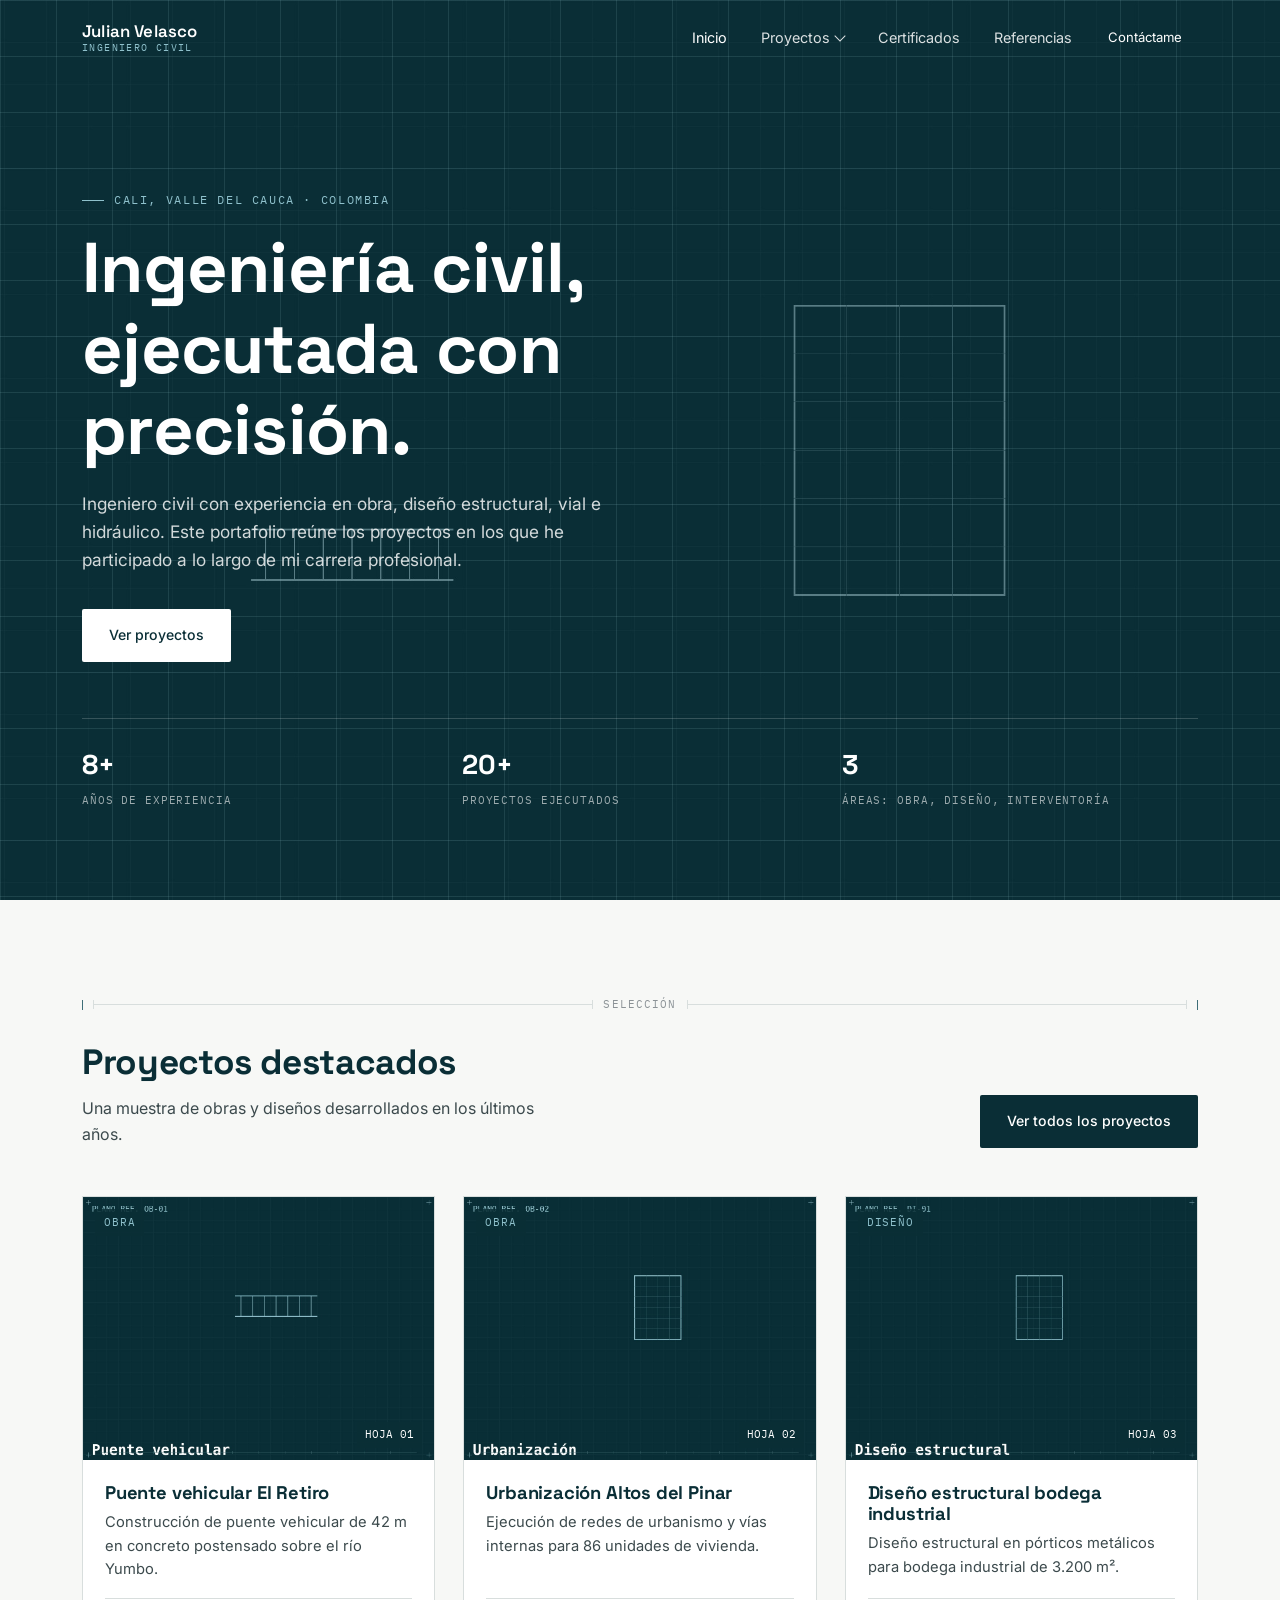
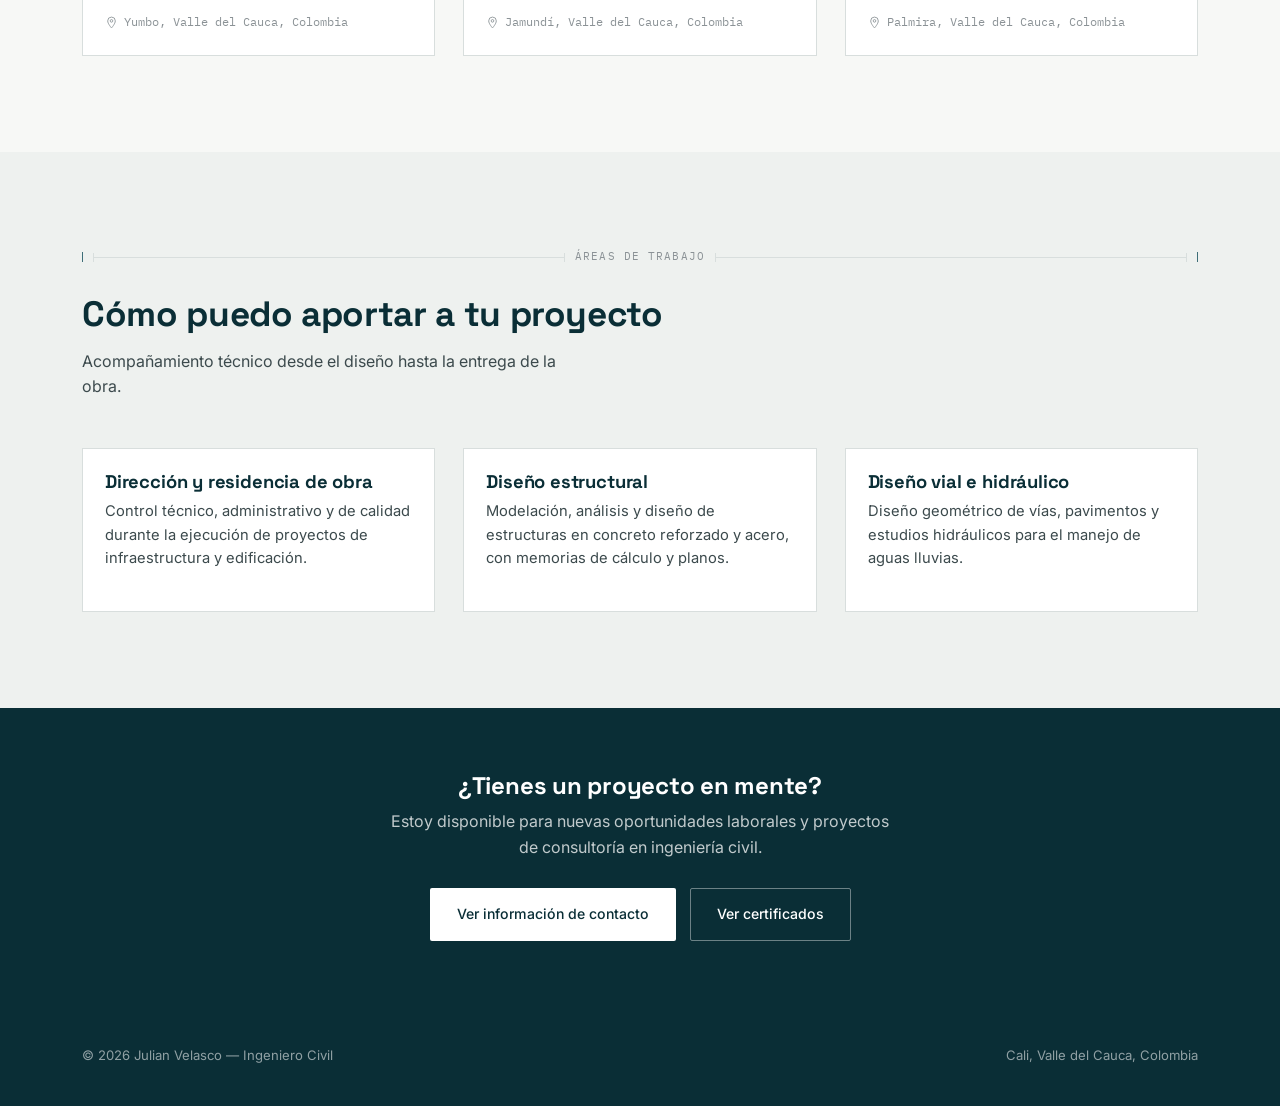
<file: portfolio-site/index.html>
<!DOCTYPE html>
<html lang="es">
<head>
<meta charset="UTF-8">
<meta name="viewport" content="width=device-width, initial-scale=1.0">
<title>Julian Velasco — Ingeniero Civil</title>
<meta name="description" content="Portafolio profesional de ingeniería civil: proyectos de obra, diseño estructural, vial e hidráulico.">
<link rel="preconnect" href="https://fonts.googleapis.com">
<link href="https://fonts.googleapis.com/css2?family=Space+Grotesk:wght@500;600;700&family=Inter:wght@400;500;600&family=IBM+Plex+Mono:wght@400;500&display=swap" rel="stylesheet">
<link rel="stylesheet" href="css/style.css">
</head>
<body>

<nav class="nav">
  <div class="nav-inner">
    <a href="index.html" class="brand">Julian Velasco<small>Ingeniero Civil</small></a>
    <button class="nav-toggle" aria-label="Abrir menú"><span></span><span></span><span></span></button>
    <ul class="nav-links">
      <li><a href="index.html" class="active">Inicio</a></li>
      <li class="has-dropdown">
        <button class="drop-btn">Proyectos <span class="caret"></span></button>
        <ul class="dropdown">
          <li><a href="proyectos.html">Todos los proyectos</a></li>
          <li><a href="proyectos.html?cat=obra">Obra</a></li>
          <li><a href="proyectos.html?cat=diseno">Diseños</a></li>
        </ul>
      </li>
      <li><a href="certificados.html">Certificados</a></li>
      <li><a href="contacto.html">Referencias</a></li>
      <li><a href="contacto.html#contacto" class="nav-cta">Contáctame</a></li>
    </ul>
  </div>
</nav>

<header class="hero">
  <img class="hero-photo" src="assets/img/hero.jpg" alt="Obra civil en construcción">
  <div class="hero-grid"></div>
  <div class="hero-inner">
    <div class="eyebrow">Cali, Valle del Cauca · Colombia</div>
    <h1>Ingeniería civil, ejecutada con precisión.</h1>
    <p class="lead">Ingeniero civil con experiencia en obra, diseño estructural, vial e hidráulico. Este portafolio reúne los proyectos en los que he participado a lo largo de mi carrera profesional.</p>
    <div class="hero-actions">
      <a href="proyectos.html" class="btn btn-primary">Ver proyectos</a>
      
    </div>
    <div class="hero-stats">
      <div class="stat"><b>8+</b><span>Años de experiencia</span></div>
      <div class="stat"><b>20+</b><span>Proyectos ejecutados</span></div>
      <div class="stat"><b>3</b><span>Áreas: obra, diseño, interventoría</span></div>
      
    </div>
  </div>
</header>

<section id="proyectos">
  <div class="container">
    <div class="dimline"><span class="tick"></span><span class="rule"></span><span class="label">Selección</span><span class="rule"></span><span class="tick"></span></div>
    <div class="section-head">
      <div>
        <h2>Proyectos destacados</h2>
        <p>Una muestra de obras y diseños desarrollados en los últimos años.</p>
      </div>
      <a href="proyectos.html" class="btn btn-dark">Ver todos los proyectos</a>
    </div>
    <div class="grid-projects" id="featured-projects"></div>
  </div>
</section>

<section style="background:var(--paper-dim);">
  <div class="container">
    <div class="dimline"><span class="tick"></span><span class="rule"></span><span class="label">Áreas de trabajo</span><span class="rule"></span><span class="tick"></span></div>
    <div class="section-head">
      <div>
        <h2>Cómo puedo aportar a tu proyecto</h2>
        <p>Acompañamiento técnico desde el diseño hasta la entrega de la obra.</p>
      </div>
    </div>
    <div class="grid-projects">
      <div class="sheet-card" style="cursor:default;">
        <div class="sheet-body">
          <h3>Dirección y residencia de obra</h3>
          <p>Control técnico, administrativo y de calidad durante la ejecución de proyectos de infraestructura y edificación.</p>
        </div>
      </div>
      <div class="sheet-card" style="cursor:default;">
        <div class="sheet-body">
          <h3>Diseño estructural</h3>
          <p>Modelación, análisis y diseño de estructuras en concreto reforzado y acero, con memorias de cálculo y planos.</p>
        </div>
      </div>
      <div class="sheet-card" style="cursor:default;">
        <div class="sheet-body">
          <h3>Diseño vial e hidráulico</h3>
          <p>Diseño geométrico de vías, pavimentos y estudios hidráulicos para el manejo de aguas lluvias.</p>
        </div>
      </div>
    </div>
  </div>
</section>

<section class="contact-cta">
  <div class="container">
    <h2>¿Tienes un proyecto en mente?</h2>
    <p>Estoy disponible para nuevas oportunidades laborales y proyectos de consultoría en ingeniería civil.</p>
    <div class="contact-links">
      <a href="contacto.html#contacto" class="btn btn-primary">Ver información de contacto</a>
      <a href="certificados.html" class="btn btn-ghost">Ver certificados</a>
    </div>
  </div>
</section>

<footer>
  <div class="container footer-inner">
    <span>© <span id="year"></span> Julian Velasco — Ingeniero Civil</span>
    <span>Cali, Valle del Cauca, Colombia</span>
  </div>
</footer>

<script src="js/data.js"></script>
<script src="js/main.js"></script>
</body>
</html>
</file>
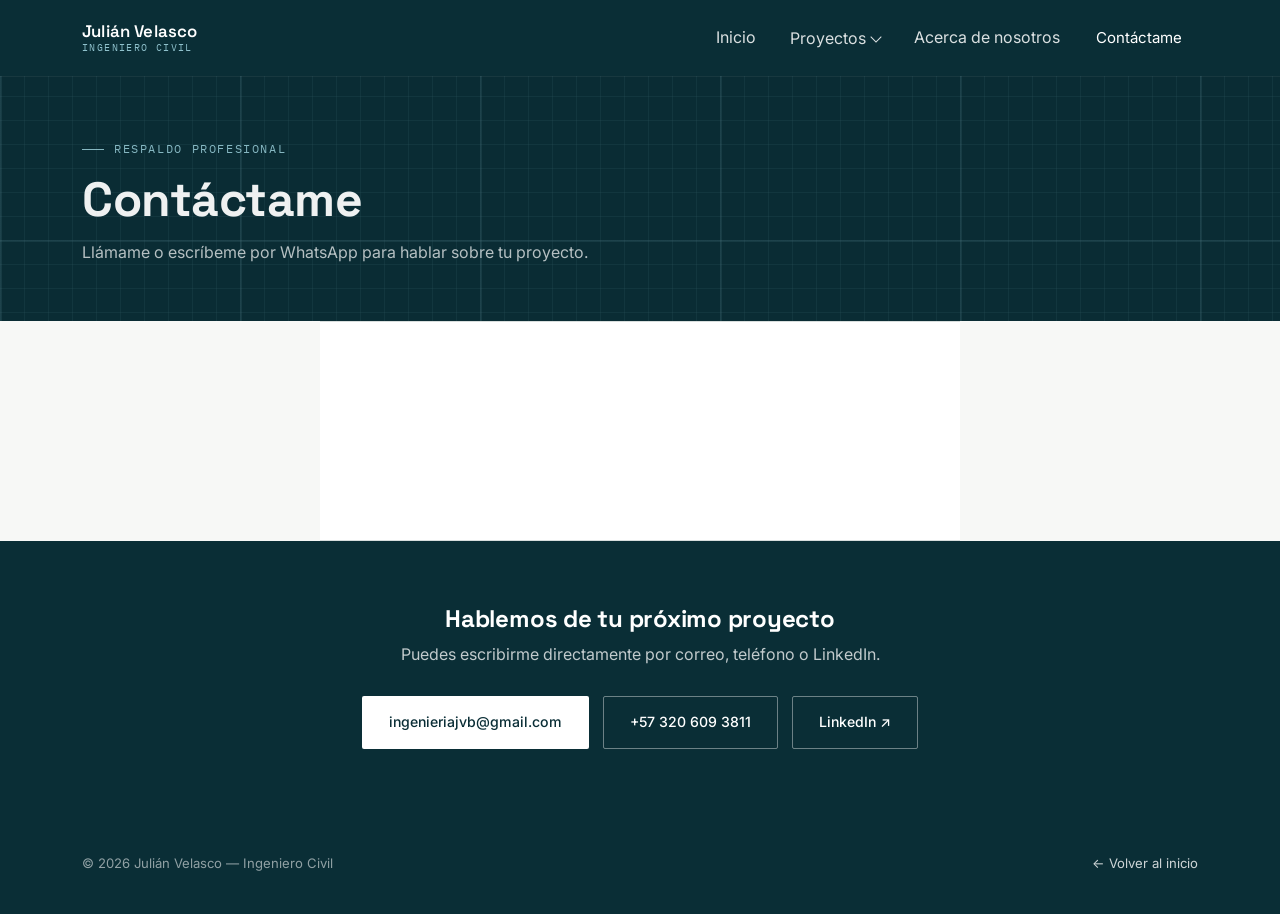
<file: contacto.html>
<!DOCTYPE html>
<html lang="es">
<head>
<meta charset="UTF-8">
<meta name="viewport" content="width=device-width, initial-scale=1.0">
<title>Contacto y referencias — Julián Velasco</title>
<link rel="icon" type="image/png" href="assets/favicon.png">
<link rel="preconnect" href="https://fonts.googleapis.com">
<link href="https://fonts.googleapis.com/css2?family=Space+Grotesk:wght@500;600;700&family=Inter:wght@400;500;600&family=IBM+Plex+Mono:wght@400;500&display=swap" rel="stylesheet">
<link rel="stylesheet" href="css/style.css">
</head>
<body>

<nav class="nav solid">
  <div class="nav-inner">
    <a href="index.html" class="brand">Julián Velasco<small>Ingeniero Civil</small></a>
    <button class="nav-toggle" aria-label="Abrir menú"><span></span><span></span><span></span></button>
    <ul class="nav-links">
      <li><a href="index.html">Inicio</a></li>
      <li class="has-dropdown">
        <button class="drop-btn">Proyectos <span class="caret"></span></button>
        <ul class="dropdown">
          <li><a href="proyectos.html">Todos los proyectos</a></li>
          <li><a href="proyectos.html?cat=obra">Obra</a></li>
          <li><a href="proyectos.html?cat=diseno">Diseños</a></li>
        </ul>
      </li>
      <li><a href="index.html#acerca">Acerca de nosotros</a></li>
      <li><a href="contacto.html#contacto" class="nav-cta">Contáctame</a></li>
    </ul>
  </div>
</nav>

<header class="page-header">
  <div class="hero-grid"></div>
  <div class="container">
    <div class="eyebrow">Respaldo profesional</div>
    <h1>Contáctame</h1>
    <p>Llámame o escríbeme por WhatsApp para hablar sobre tu proyecto.</p>
  </div>
</header>

<section class="contact-summary" aria-label="Separador de contacto"></section>

<section class="contact-cta" id="contacto">
  <div class="container">
    <h2>Hablemos de tu próximo proyecto</h2>
    <p>Puedes escribirme directamente por correo, teléfono o LinkedIn.</p>
    <div class="contact-links">
      <a id="contact-email" href="mailto:ingenieriajvb@gmail.com" class="btn btn-primary">ingenieriajvb@gmail.com ↗</a>
      <a id="contact-phone" href="https://wa.me/573206093811?text=Hola%20Juli%C3%A1n%2C%20quiero%20hablar%20sobre%20un%20proyecto." class="btn btn-ghost">+57 320 609 3811 ↗</a>
      <a id="contact-linkedin" href="https://www.linkedin.com/in/tu-usuario" class="btn btn-ghost" target="_blank" rel="noopener">LinkedIn ↗</a>
    </div>
  </div>
</section>

<footer>
  <div class="container footer-inner">
    <span>© <span id="year"></span> Julián Velasco — Ingeniero Civil</span>
    <a href="index.html">← Volver al inicio</a>
  </div>
</footer>

<script src="js/data.js"></script>
<script src="js/main.js?v=20261015-3"></script>
</body>
</html>
</file>
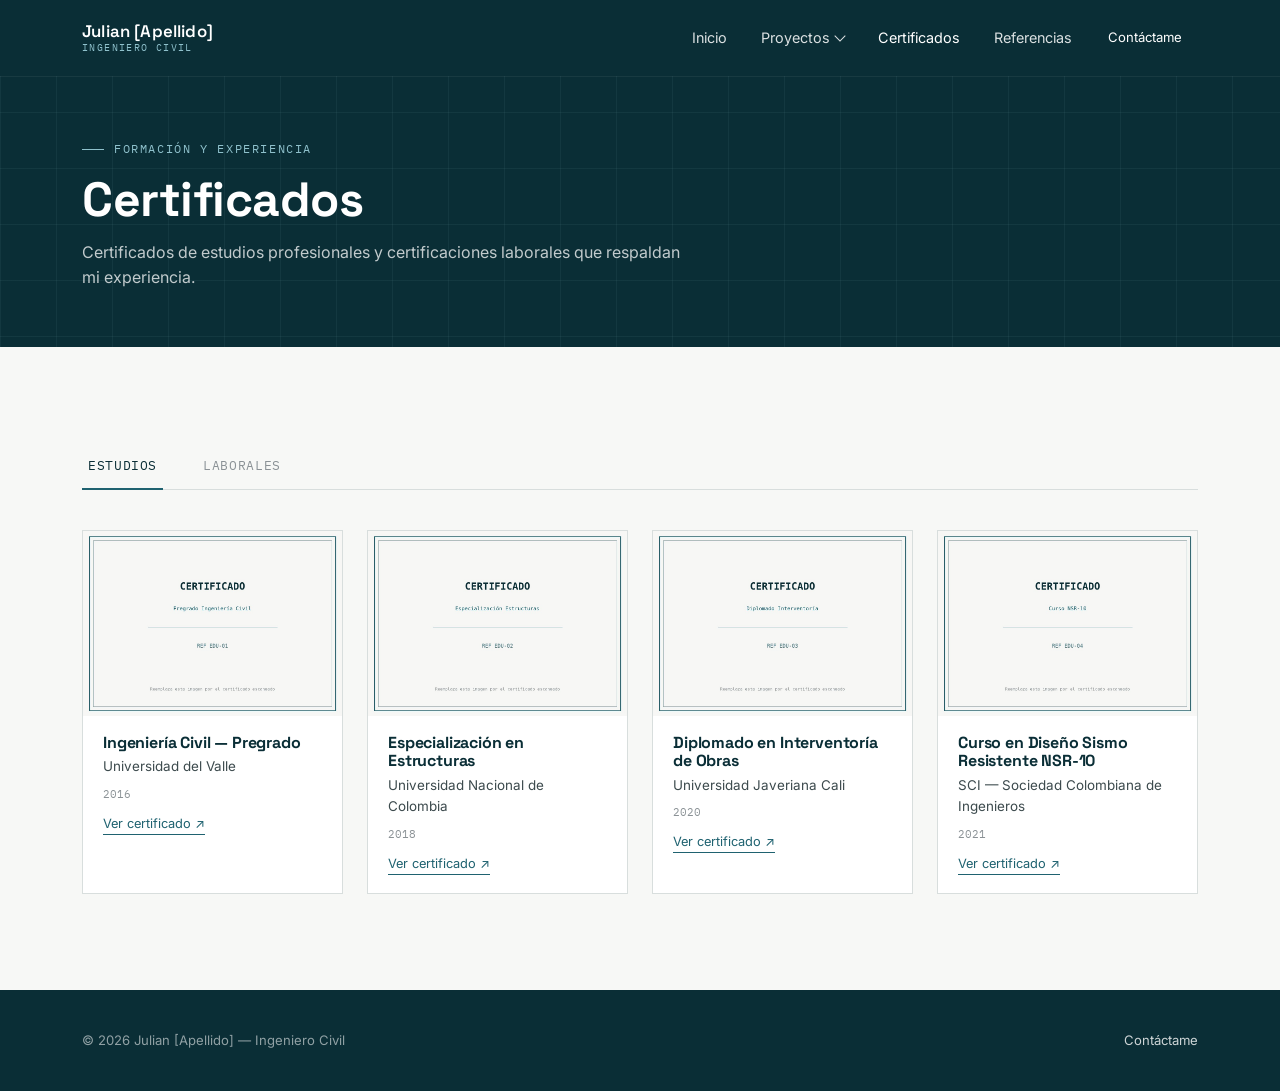
<file: portfolio-site/certificados.html>
<!DOCTYPE html>
<html lang="es">
<head>
<meta charset="UTF-8">
<meta name="viewport" content="width=device-width, initial-scale=1.0">
<title>Certificados — Julian [Apellido]</title>
<link rel="preconnect" href="https://fonts.googleapis.com">
<link href="https://fonts.googleapis.com/css2?family=Space+Grotesk:wght@500;600;700&family=Inter:wght@400;500;600&family=IBM+Plex+Mono:wght@400;500&display=swap" rel="stylesheet">
<link rel="stylesheet" href="css/style.css">
</head>
<body>

<nav class="nav solid">
  <div class="nav-inner">
    <a href="index.html" class="brand">Julian [Apellido]<small>Ingeniero Civil</small></a>
    <button class="nav-toggle" aria-label="Abrir menú"><span></span><span></span><span></span></button>
    <ul class="nav-links">
      <li><a href="index.html">Inicio</a></li>
      <li class="has-dropdown">
        <button class="drop-btn">Proyectos <span class="caret"></span></button>
        <ul class="dropdown">
          <li><a href="proyectos.html">Todos los proyectos</a></li>
          <li><a href="proyectos.html?cat=obra">Obra</a></li>
          <li><a href="proyectos.html?cat=diseno">Diseños</a></li>
        </ul>
      </li>
      <li><a href="certificados.html" class="active">Certificados</a></li>
      <li><a href="contacto.html">Referencias</a></li>
      <li><a href="contacto.html#contacto" class="nav-cta">Contáctame</a></li>
    </ul>
  </div>
</nav>

<header class="page-header">
  <div class="hero-grid"></div>
  <div class="container">
    <div class="eyebrow">Formación y experiencia</div>
    <h1>Certificados</h1>
    <p>Certificados de estudios profesionales y certificaciones laborales que respaldan mi experiencia.</p>
  </div>
</header>

<section>
  <div class="container">
    <div class="cert-tabs">
      <button class="cert-tab-btn active" data-target="panel-estudios">Estudios</button>
      <button class="cert-tab-btn" data-target="panel-laborales">Laborales</button>
    </div>

    <div class="cert-panel active" id="panel-estudios">
      <div class="grid-certs" id="cert-estudios"></div>
    </div>

    <div class="cert-panel" id="panel-laborales">
      <div class="grid-certs" id="cert-laborales"></div>
    </div>
  </div>
</section>

<footer>
  <div class="container footer-inner">
    <span>© <span id="year"></span> Julian [Apellido] — Ingeniero Civil</span>
    <a href="contacto.html#contacto">Contáctame</a>
  </div>
</footer>

<script src="js/data.js"></script>
<script src="js/main.js"></script>
</body>
</html>
</file>
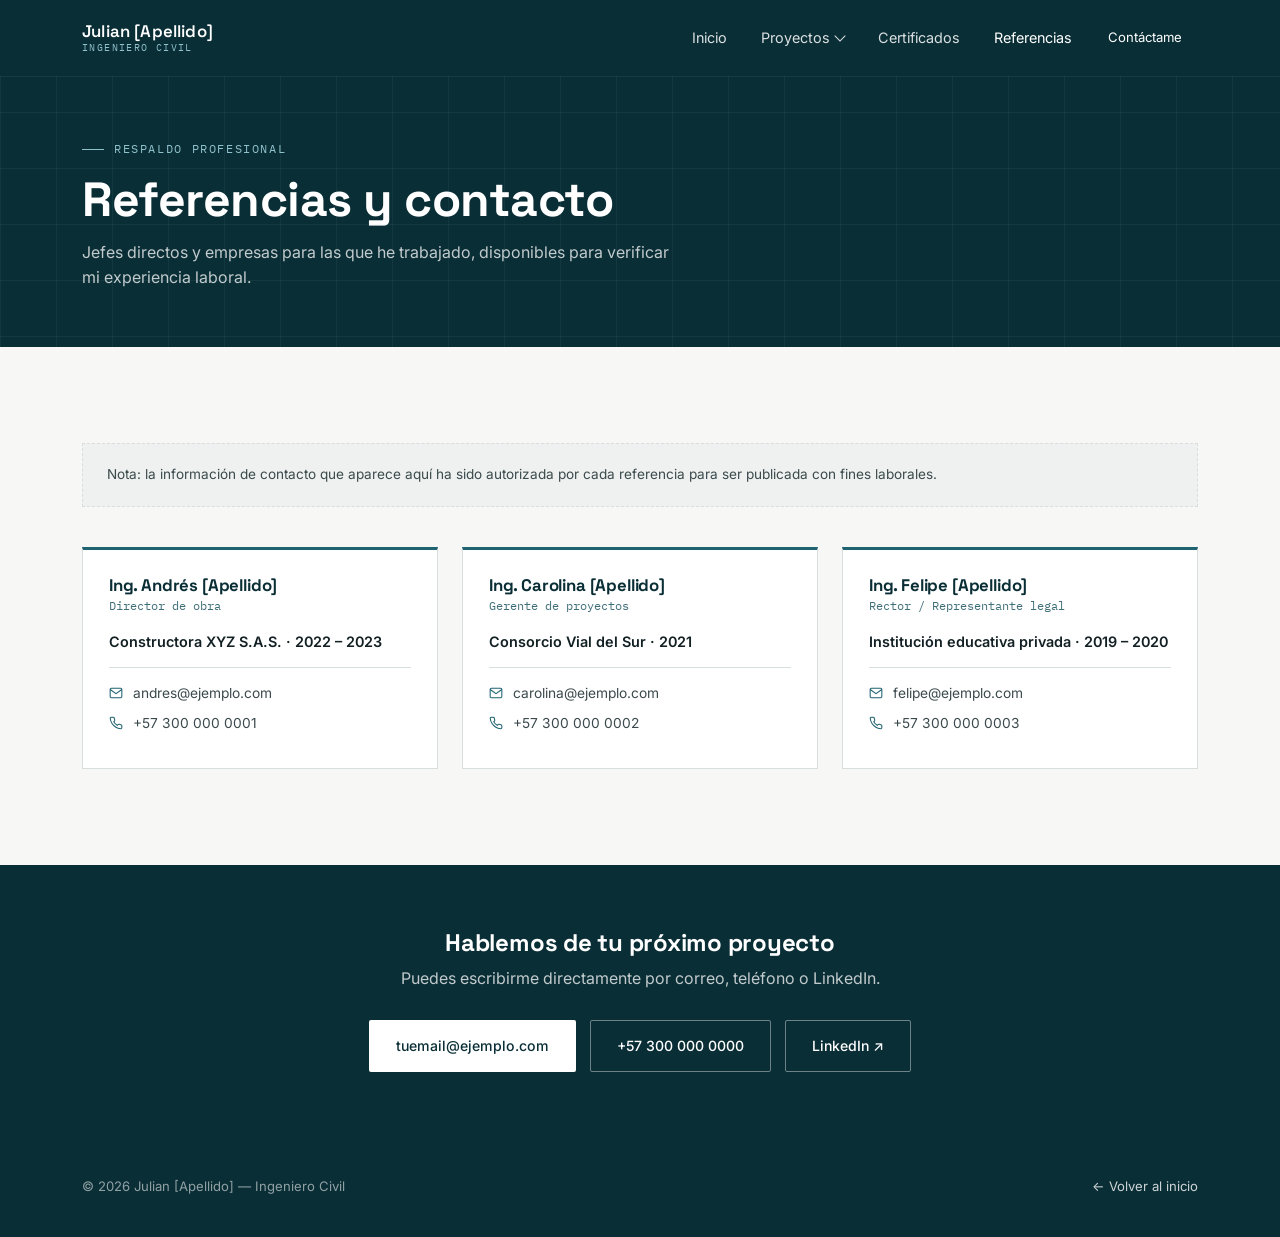
<file: portfolio-site/contacto.html>
<!DOCTYPE html>
<html lang="es">
<head>
<meta charset="UTF-8">
<meta name="viewport" content="width=device-width, initial-scale=1.0">
<title>Contacto y referencias — Julian [Apellido]</title>
<link rel="preconnect" href="https://fonts.googleapis.com">
<link href="https://fonts.googleapis.com/css2?family=Space+Grotesk:wght@500;600;700&family=Inter:wght@400;500;600&family=IBM+Plex+Mono:wght@400;500&display=swap" rel="stylesheet">
<link rel="stylesheet" href="css/style.css">
</head>
<body>

<nav class="nav solid">
  <div class="nav-inner">
    <a href="index.html" class="brand">Julian [Apellido]<small>Ingeniero Civil</small></a>
    <button class="nav-toggle" aria-label="Abrir menú"><span></span><span></span><span></span></button>
    <ul class="nav-links">
      <li><a href="index.html">Inicio</a></li>
      <li class="has-dropdown">
        <button class="drop-btn">Proyectos <span class="caret"></span></button>
        <ul class="dropdown">
          <li><a href="proyectos.html">Todos los proyectos</a></li>
          <li><a href="proyectos.html?cat=obra">Obra</a></li>
          <li><a href="proyectos.html?cat=diseno">Diseños</a></li>
        </ul>
      </li>
      <li><a href="certificados.html">Certificados</a></li>
      <li><a href="contacto.html" class="active">Referencias</a></li>
      <li><a href="contacto.html#contacto" class="nav-cta">Contáctame</a></li>
    </ul>
  </div>
</nav>

<header class="page-header">
  <div class="hero-grid"></div>
  <div class="container">
    <div class="eyebrow">Respaldo profesional</div>
    <h1>Referencias y contacto</h1>
    <p>Jefes directos y empresas para las que he trabajado, disponibles para verificar mi experiencia laboral.</p>
  </div>
</header>

<section>
  <div class="container">
    <div class="ref-note">
      Nota: la información de contacto que aparece aquí ha sido autorizada por cada referencia para ser publicada con fines laborales.
    </div>
    <div class="grid-refs" id="refs-grid"></div>
  </div>
</section>

<section class="contact-cta" id="contacto">
  <div class="container">
    <h2>Hablemos de tu próximo proyecto</h2>
    <p>Puedes escribirme directamente por correo, teléfono o LinkedIn.</p>
    <div class="contact-links">
      <a href="mailto:tuemail@ejemplo.com" class="btn btn-primary">tuemail@ejemplo.com</a>
      <a href="tel:+573000000000" class="btn btn-ghost">+57 300 000 0000</a>
      <a href="https://www.linkedin.com/in/tu-usuario" class="btn btn-ghost" target="_blank" rel="noopener">LinkedIn ↗</a>
    </div>
  </div>
</section>

<footer>
  <div class="container footer-inner">
    <span>© <span id="year"></span> Julian [Apellido] — Ingeniero Civil</span>
    <a href="index.html">← Volver al inicio</a>
  </div>
</footer>

<script src="js/data.js"></script>
<script src="js/main.js"></script>
</body>
</html>
</file>
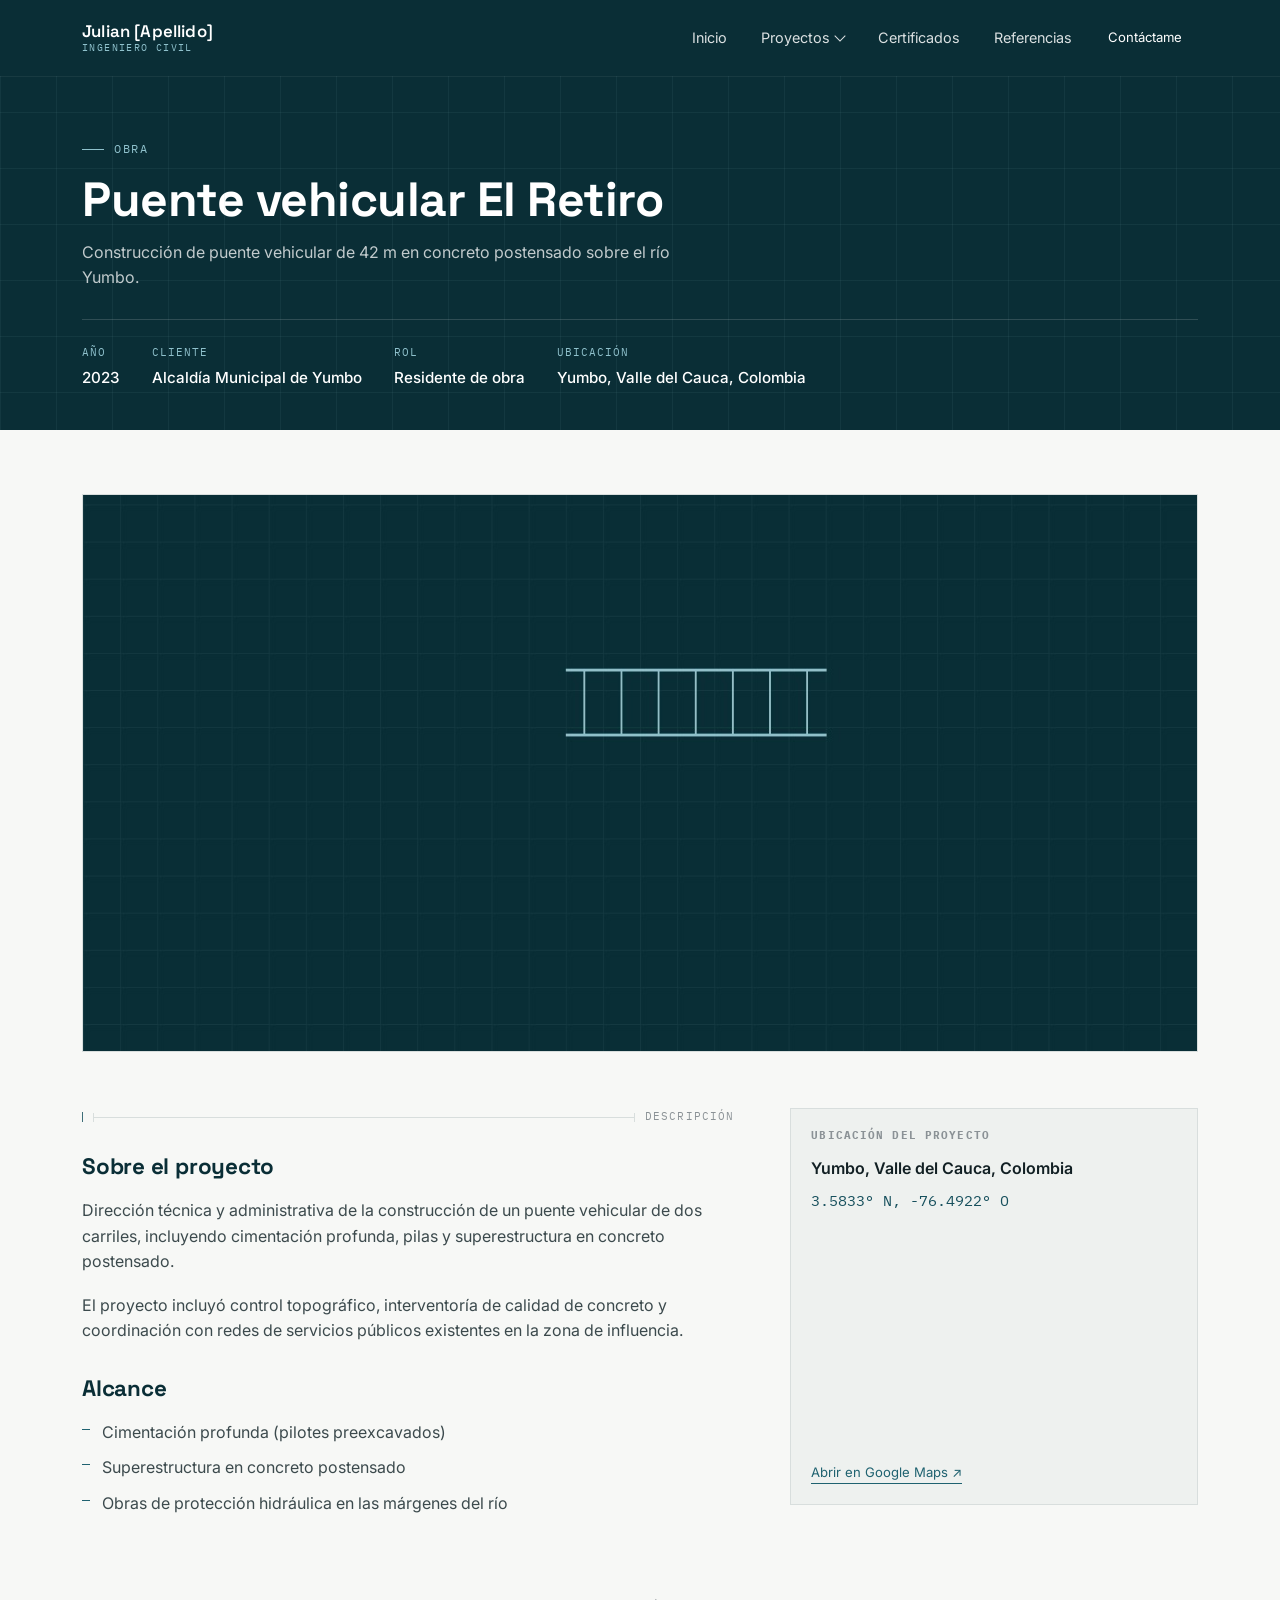
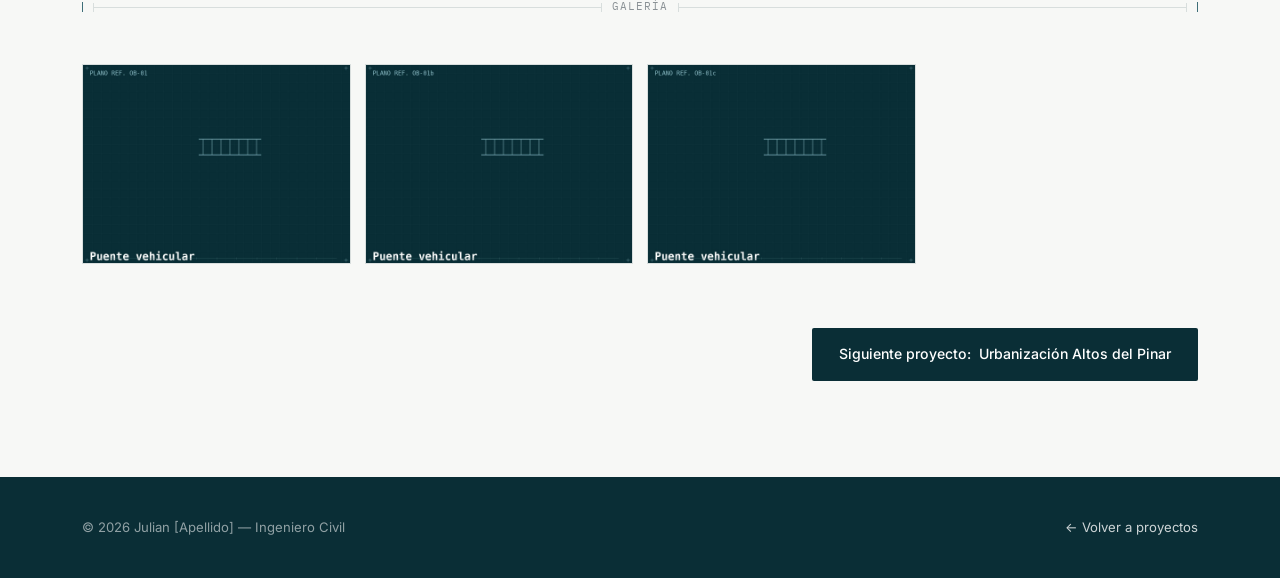
<file: portfolio-site/proyecto.html>
<!DOCTYPE html>
<html lang="es">
<head>
<meta charset="UTF-8">
<meta name="viewport" content="width=device-width, initial-scale=1.0">
<title>Proyecto — Julian [Apellido]</title>
<link rel="preconnect" href="https://fonts.googleapis.com">
<link href="https://fonts.googleapis.com/css2?family=Space+Grotesk:wght@500;600;700&family=Inter:wght@400;500;600&family=IBM+Plex+Mono:wght@400;500&display=swap" rel="stylesheet">
<link rel="stylesheet" href="css/style.css">
</head>
<body class="project-detail">

<nav class="nav solid">
  <div class="nav-inner">
    <a href="index.html" class="brand">Julian [Apellido]<small>Ingeniero Civil</small></a>
    <button class="nav-toggle" aria-label="Abrir menú"><span></span><span></span><span></span></button>
    <ul class="nav-links">
      <li><a href="index.html">Inicio</a></li>
      <li class="has-dropdown">
        <button class="drop-btn">Proyectos <span class="caret"></span></button>
        <ul class="dropdown">
          <li><a href="proyectos.html">Todos los proyectos</a></li>
          <li><a href="proyectos.html?cat=obra">Obra</a></li>
          <li><a href="proyectos.html?cat=diseno">Diseños</a></li>
        </ul>
      </li>
      <li><a href="certificados.html">Certificados</a></li>
      <li><a href="contacto.html">Referencias</a></li>
      <li><a href="contacto.html#contacto" class="nav-cta">Contáctame</a></li>
    </ul>
  </div>
</nav>

<header class="page-header" id="project-detail">
  <div class="hero-grid"></div>
  <div class="container">
    <div class="eyebrow" id="pd-tag">Categoría</div>
    <h1 id="pd-title">Título del proyecto</h1>
    <p id="pd-summary">Resumen del proyecto.</p>
    <div class="detail-meta">
      <div class="meta-item"><span>Año</span><b id="pd-anio">—</b></div>
      <div class="meta-item"><span>Cliente</span><b id="pd-cliente">—</b></div>
      <div class="meta-item"><span>Rol</span><b id="pd-rol">—</b></div>
      <div class="meta-item"><span>Ubicación</span><b id="pd-ubicacion-meta">—</b></div>
    </div>
  </div>
</header>

<section class="detail-body">
  <div class="container">
    <img id="pd-hero-img" src="" alt="" style="width:100%;aspect-ratio:16/8;object-fit:cover;margin-bottom:56px;border:1px solid var(--line);">

    <div class="detail-grid">
      <div class="detail-desc">
        <div class="dimline"><span class="tick"></span><span class="rule"></span><span class="label">Descripción</span></div>
        <h2>Sobre el proyecto</h2>
        <div id="pd-descripcion"></div>
        <h2 style="margin-top:32px;">Alcance</h2>
        <ul id="pd-alcance"></ul>
      </div>

      <aside class="detail-map">
        <h4>Ubicación del proyecto</h4>
        <div id="pd-ubicacion-nombre" style="font-weight:600;margin-bottom:6px;"></div>
        <div class="coord" id="pd-coord"></div>
        <iframe id="pd-map" loading="lazy" title="Mapa de ubicación"></iframe>
        <a class="map-link" id="pd-map-link" href="#" target="_blank" rel="noopener">Abrir en Google Maps ↗</a>
      </aside>
    </div>

    <div class="dimline" style="margin-top:64px;"><span class="tick"></span><span class="rule"></span><span class="label">Galería</span><span class="rule"></span><span class="tick"></span></div>
    <div class="gallery" id="pd-gallery"></div>

    <div style="margin-top:64px;text-align:right;">
      <a id="pd-next" class="btn btn-dark" href="#">
        Siguiente proyecto: <span class="next-title"></span>
      </a>
    </div>
  </div>
</section>

<footer>
  <div class="container footer-inner">
    <span>© <span id="year"></span> Julian [Apellido] — Ingeniero Civil</span>
    <a href="proyectos.html">← Volver a proyectos</a>
  </div>
</footer>

<script src="js/data.js"></script>
<script src="js/main.js"></script>
</body>
</html>
</file>
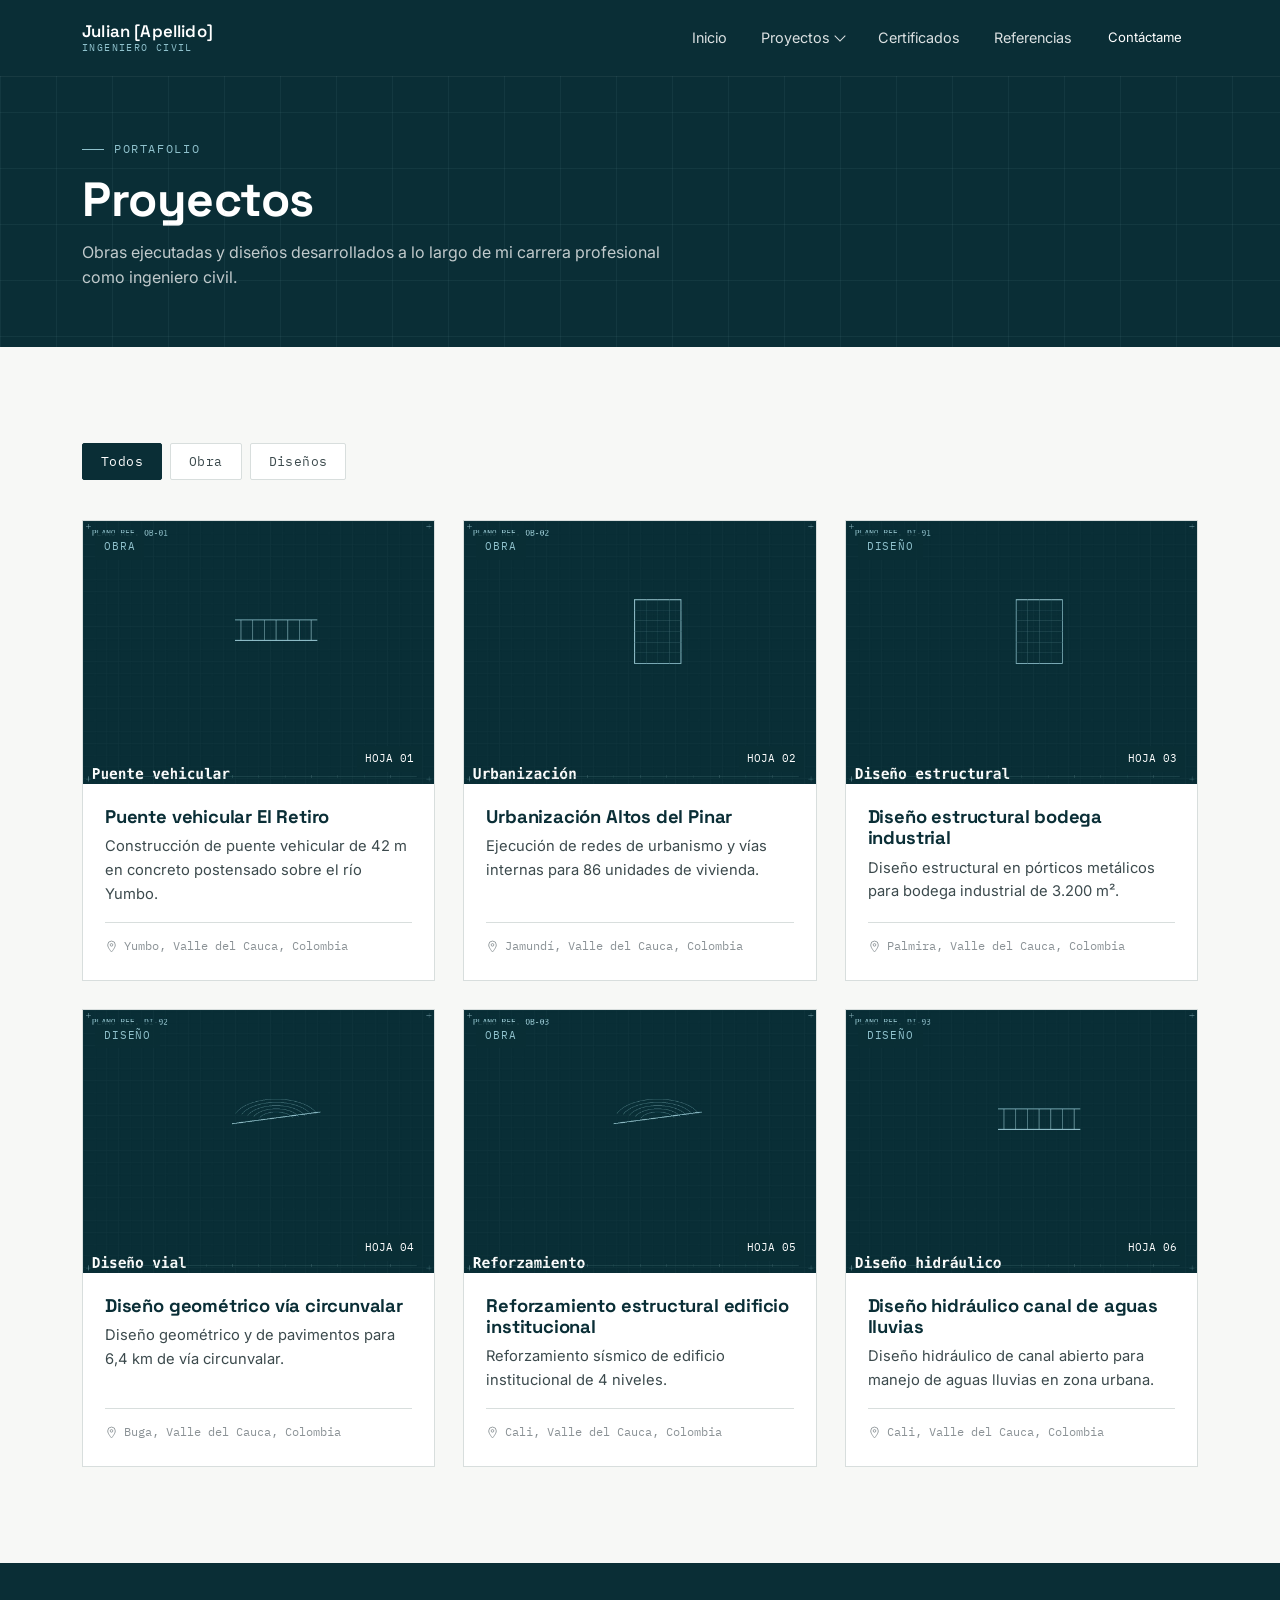
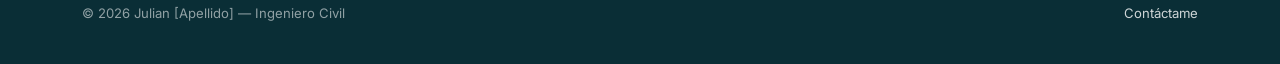
<file: portfolio-site/proyectos.html>
<!DOCTYPE html>
<html lang="es">
<head>
<meta charset="UTF-8">
<meta name="viewport" content="width=device-width, initial-scale=1.0">
<title>Proyectos — Julian [Apellido]</title>
<link rel="preconnect" href="https://fonts.googleapis.com">
<link href="https://fonts.googleapis.com/css2?family=Space+Grotesk:wght@500;600;700&family=Inter:wght@400;500;600&family=IBM+Plex+Mono:wght@400;500&display=swap" rel="stylesheet">
<link rel="stylesheet" href="css/style.css">
</head>
<body>

<nav class="nav solid">
  <div class="nav-inner">
    <a href="index.html" class="brand">Julian [Apellido]<small>Ingeniero Civil</small></a>
    <button class="nav-toggle" aria-label="Abrir menú"><span></span><span></span><span></span></button>
    <ul class="nav-links">
      <li><a href="index.html">Inicio</a></li>
      <li class="has-dropdown">
        <button class="drop-btn">Proyectos <span class="caret"></span></button>
        <ul class="dropdown">
          <li><a href="proyectos.html">Todos los proyectos</a></li>
          <li><a href="proyectos.html?cat=obra">Obra</a></li>
          <li><a href="proyectos.html?cat=diseno">Diseños</a></li>
        </ul>
      </li>
      <li><a href="certificados.html">Certificados</a></li>
      <li><a href="contacto.html">Referencias</a></li>
      <li><a href="contacto.html#contacto" class="nav-cta">Contáctame</a></li>
    </ul>
  </div>
</nav>

<header class="page-header">
  <div class="hero-grid"></div>
  <div class="container">
    <div class="eyebrow">Portafolio</div>
    <h1>Proyectos</h1>
    <p>Obras ejecutadas y diseños desarrollados a lo largo de mi carrera profesional como ingeniero civil.</p>
  </div>
</header>

<section>
  <div class="container">
    <div class="filters">
      <button class="filter-btn" data-filter="todos">Todos</button>
      <button class="filter-btn" data-filter="obra">Obra</button>
      <button class="filter-btn" data-filter="diseno">Diseños</button>
    </div>
    <div class="grid-projects" id="projects-grid"></div>
  </div>
</section>

<footer>
  <div class="container footer-inner">
    <span>© <span id="year"></span> Julian [Apellido] — Ingeniero Civil</span>
    <a href="contacto.html#contacto">Contáctame</a>
  </div>
</footer>

<script src="js/data.js"></script>
<script src="js/main.js"></script>
</body>
</html>
</file>
<file: portfolio-site/css/style.css>
/* ============================================================
   SISTEMA DE DISEÑO — Portafolio Ingeniería Civil
   Paleta: azul petróleo + blanco, acento "blueprint"
   ============================================================ */

:root{
  /* Color */
  --petrol-950:#0A2E36;
  --petrol-800:#123C46;
  --petrol-700:#17505D;
  --petrol-600:#1F6270;
  --petrol-500:#2C7F8F;
  --blueprint:#8FC1CC;
  --blueprint-dim:#3E6E78;
  --paper:#F7F8F6;
  --paper-dim:#EEF1EF;
  --ink:#122024;
  --ink-soft:#3C4A4D;
  --concrete:#8B9296;
  --line:#D8DEDD;
  --white:#FFFFFF;

  /* Tipografía */
  --font-display:'Space Grotesk', sans-serif;
  --font-body:'Inter', sans-serif;
  --font-mono:'IBM Plex Mono', monospace;

  /* Layout */
  --maxw:1180px;
  --nav-h:76px;
  --radius:2px;
}

*{box-sizing:border-box;}
html{scroll-behavior:smooth;}
body{
  margin:0;
  font-family:var(--font-body);
  color:var(--ink);
  background:var(--paper);
  line-height:1.6;
  -webkit-font-smoothing:antialiased;
}
h1,h2,h3,h4{
  font-family:var(--font-display);
  color:var(--petrol-950);
  margin:0 0 .4em 0;
  line-height:1.15;
  letter-spacing:-0.01em;
}
a{color:inherit;text-decoration:none;}
img{max-width:100%;display:block;}
ul{margin:0;padding:0;list-style:none;}
button{font-family:inherit;cursor:pointer;}

.mono{font-family:var(--font-mono);}
.container{max-width:var(--maxw);margin:0 auto;padding:0 32px;}
.eyebrow{
  font-family:var(--font-mono);
  font-size:.72rem;
  letter-spacing:.14em;
  text-transform:uppercase;
  color:var(--blueprint-dim);
  display:flex;
  align-items:center;
  gap:10px;
}
.eyebrow::before{
  content:'';
  width:22px;height:1px;
  background:var(--blueprint-dim);
  display:inline-block;
}

:focus-visible{
  outline:2px solid var(--petrol-600);
  outline-offset:3px;
}

@media (prefers-reduced-motion: reduce){
  *{animation:none !important; transition:none !important; scroll-behavior:auto !important;}
}

/* ============================================================
   BARRA DE MEDICIÓN — elemento firma, usada como separador
   ============================================================ */
.dimline{
  display:flex;
  align-items:center;
  gap:10px;
  color:var(--blueprint-dim);
  margin:0 0 28px 0;
}
.dimline .tick{width:1px;height:10px;background:var(--blueprint-dim);}
.dimline .rule{flex:1;height:1px;background:var(--line);position:relative;}
.dimline .rule::before,
.dimline .rule::after{
  content:'';
  position:absolute;top:-4px;
  width:1px;height:9px;background:var(--line);
}
.dimline .rule::before{left:0;}
.dimline .rule::after{right:0;}
.dimline .label{
  font-family:var(--font-mono);
  font-size:.7rem;
  letter-spacing:.1em;
  text-transform:uppercase;
  color:var(--concrete);
  white-space:nowrap;
}

/* ============================================================
   NAVEGACIÓN
   ============================================================ */
.nav{
  position:fixed;top:0;left:0;right:0;
  height:var(--nav-h);
  z-index:100;
  background:rgba(10,46,54,0.0);
  transition:background .3s ease, box-shadow .3s ease;
}
.nav.scrolled{
  background:var(--petrol-950);
  box-shadow:0 1px 0 rgba(255,255,255,.06);
}
.nav.solid{ background:var(--petrol-950); }
.nav-inner{
  max-width:var(--maxw);
  margin:0 auto;
  height:100%;
  padding:0 32px;
  display:flex;
  align-items:center;
  justify-content:space-between;
}
.brand{
  font-family:var(--font-display);
  font-weight:600;
  font-size:1.05rem;
  color:var(--white);
  letter-spacing:.01em;
  display:flex;
  flex-direction:column;
  line-height:1.1;
}
.brand small{
  font-family:var(--font-mono);
  font-size:.62rem;
  letter-spacing:.14em;
  text-transform:uppercase;
  color:var(--blueprint);
  font-weight:400;
  margin-top:2px;
}
.nav-links{
  display:flex;
  align-items:center;
  gap:6px;
}
.nav-links > li{position:relative;}
.nav-links a, .nav-links .drop-btn{
  display:inline-flex;
  align-items:center;
  gap:6px;
  color:rgba(255,255,255,.85);
  font-size:.9rem;
  padding:10px 14px;
  border:none;
  background:none;
  transition:color .2s ease;
}
.nav-links a:hover, .nav-links .drop-btn:hover{color:var(--white);}
.nav-links a.active{color:var(--white);}
.caret{
  width:8px;height:8px;
  border-right:1px solid currentColor;
  border-bottom:1px solid currentColor;
  transform:rotate(45deg);
  margin-top:-3px;
  transition:transform .2s ease;
}
.has-dropdown:hover .caret{transform:rotate(225deg);margin-top:3px;}

.dropdown{
  position:absolute;
  top:100%;left:0;
  min-width:200px;
  background:var(--white);
  border:1px solid var(--line);
  box-shadow:0 12px 24px -8px rgba(10,46,54,.25);
  padding:6px;
  opacity:0;
  visibility:hidden;
  transform:translateY(6px);
  transition:opacity .18s ease, transform .18s ease, visibility .18s;
}
.has-dropdown:hover .dropdown{
  opacity:1;visibility:visible;transform:translateY(0);
}
.dropdown a{
  display:block;
  color:var(--ink) !important;
  padding:10px 12px;
  font-size:.87rem;
  border-radius:2px;
}
.dropdown a:hover{background:var(--paper-dim);}

.nav-cta{
  border:1px solid rgba(255,255,255,.35);
  color:var(--white) !important;
  padding:8px 16px !important;
  font-size:.82rem !important;
}
.nav-cta:hover{
  background:var(--white);
  color:var(--petrol-950) !important;
}

.nav-toggle{
  display:none;
  flex-direction:column;
  gap:5px;
  background:none;border:none;padding:8px;
}
.nav-toggle span{width:22px;height:2px;background:var(--white);display:block;}

@media (max-width: 880px){
  .nav-toggle{display:flex;}
  .nav-links{
    position:fixed;
    top:var(--nav-h);left:0;right:0;bottom:0;
    background:var(--petrol-950);
    flex-direction:column;
    align-items:stretch;
    padding:12px 24px 40px;
    gap:0;
    overflow-y:auto;
    transform:translateX(100%);
    transition:transform .25s ease;
  }
  .nav-links.open{transform:translateX(0);}
  .nav-links a, .nav-links .drop-btn{
    width:100%;
    padding:16px 4px;
    border-bottom:1px solid rgba(255,255,255,.08);
    justify-content:space-between;
    color:var(--white);
  }
  .dropdown{
    position:static;
    opacity:1;visibility:visible;transform:none;
    display:none;
    background:rgba(255,255,255,.04);
    border:none;box-shadow:none;
    padding:0 0 0 12px;
  }
  .has-dropdown.open .dropdown{display:block;}
  .has-dropdown.open .caret{transform:rotate(225deg);}
  .dropdown a{color:rgba(255,255,255,.75) !important;border-bottom:none;padding:12px;}
  .nav-cta{margin-top:16px;text-align:center;}
}

/* ============================================================
   HERO
   ============================================================ */
.hero{
  position:relative;
  min-height:100vh;
  display:flex;
  align-items:flex-end;
  color:var(--white);
  background:
    linear-gradient(180deg, rgba(10,46,54,.55) 0%, rgba(10,46,54,.35) 40%, rgba(10,46,54,.92) 100%),
    var(--petrol-950);
  overflow:hidden;
}
.hero-photo{
  position:absolute;inset:0;
  width:100%;height:100%;
  object-fit:cover;
  opacity:.55;
  mix-blend-mode:luminosity;
}
.hero-grid{
  position:absolute;inset:0;
  background-image:
    linear-gradient(rgba(143,193,204,.14) 1px, transparent 1px),
    linear-gradient(90deg, rgba(143,193,204,.14) 1px, transparent 1px);
  background-size:56px 56px;
  pointer-events:none;
}
.hero-inner{
  position:relative;
  z-index:2;
  width:100%;
  padding:calc(var(--nav-h) + 24px) 32px 88px;
  max-width:var(--maxw);
  margin:0 auto;
}
.hero .eyebrow{color:var(--blueprint);}
.hero .eyebrow::before{background:var(--blueprint);}
.hero h1{
  color:var(--white);
  font-size:clamp(2.4rem, 6vw, 4.4rem);
  max-width:14ch;
  margin:18px 0 20px;
}
.hero p.lead{
  max-width:52ch;
  font-size:1.08rem;
  color:rgba(255,255,255,.82);
  margin-bottom:36px;
}
.hero-actions{display:flex;gap:14px;flex-wrap:wrap;margin-bottom:56px;}

.btn{
  display:inline-flex;
  align-items:center;
  gap:8px;
  padding:14px 26px;
  font-size:.88rem;
  font-weight:500;
  border-radius:2px;
  border:1px solid transparent;
  transition:all .2s ease;
}
.btn-primary{background:var(--white);color:var(--petrol-950);}
.btn-primary:hover{background:var(--blueprint);}
.btn-ghost{border-color:rgba(255,255,255,.4);color:var(--white);}
.btn-ghost:hover{background:rgba(255,255,255,.1);border-color:var(--white);}
.btn-dark{background:var(--petrol-950);color:var(--white);}
.btn-dark:hover{background:var(--petrol-700);}

.hero-stats{
  display:grid;
  grid-template-columns:repeat(auto-fit, minmax(140px,1fr));
  border-top:1px solid rgba(255,255,255,.18);
  padding-top:24px;
  gap:24px;
}
.hero-stats .stat b{
  display:block;
  font-family:var(--font-display);
  font-size:1.7rem;
  color:var(--white);
}
.hero-stats .stat span{
  font-family:var(--font-mono);
  font-size:.68rem;
  letter-spacing:.08em;
  text-transform:uppercase;
  color:rgba(255,255,255,.6);
}

/* ============================================================
   SECCIONES GENERALES
   ============================================================ */
section{padding:96px 0;}
.section-head{
  display:flex;
  justify-content:space-between;
  align-items:flex-end;
  gap:24px;
  margin-bottom:48px;
  flex-wrap:wrap;
}
.section-head h2{font-size:clamp(1.6rem,3vw,2.2rem);}
.section-head p{color:var(--ink-soft);max-width:48ch;margin:0;}

.page-header{
  padding:calc(var(--nav-h) + 64px) 0 56px;
  background:var(--petrol-950);
  color:var(--white);
  position:relative;
  overflow:hidden;
}
.page-header .hero-grid{opacity:.5;}
.page-header h1{color:var(--white);font-size:clamp(2rem,4vw,3rem);margin-bottom:12px;}
.page-header p{color:rgba(255,255,255,.75);max-width:60ch;margin:0;}
.page-header .eyebrow{color:var(--blueprint);margin-bottom:14px;}
.page-header .eyebrow::before{background:var(--blueprint);}

/* Tarjetas de proyecto — estilo "hoja de plano" */
.grid-projects{
  display:grid;
  grid-template-columns:repeat(auto-fill, minmax(300px,1fr));
  gap:28px;
}
.sheet-card{
  background:var(--white);
  border:1px solid var(--line);
  transition:transform .22s ease, box-shadow .22s ease, border-color .22s ease;
  display:flex;
  flex-direction:column;
}
.sheet-card:hover{
  transform:translateY(-4px);
  box-shadow:0 20px 32px -16px rgba(10,46,54,.22);
  border-color:var(--petrol-500);
}
.sheet-media{
  position:relative;
  aspect-ratio:4/3;
  overflow:hidden;
  background:var(--petrol-800);
}
.sheet-media img{width:100%;height:100%;object-fit:cover;transition:transform .4s ease;}
.sheet-card:hover .sheet-media img{transform:scale(1.05);}
.sheet-tag{
  position:absolute;top:12px;left:12px;
  background:rgba(10,46,54,.85);
  color:var(--blueprint);
  font-family:var(--font-mono);
  font-size:.66rem;
  letter-spacing:.08em;
  text-transform:uppercase;
  padding:5px 9px;
}
.sheet-num{
  position:absolute;bottom:12px;right:12px;
  font-family:var(--font-mono);
  font-size:.7rem;
  color:var(--white);
  background:rgba(10,46,54,.85);
  padding:4px 8px;
}
.sheet-body{padding:22px 22px 24px;flex:1;display:flex;flex-direction:column;}
.sheet-body h3{font-size:1.15rem;margin-bottom:8px;}
.sheet-body p{color:var(--ink-soft);font-size:.92rem;margin:0 0 16px;flex:1;}
.sheet-loc{
  display:flex;
  align-items:center;
  gap:6px;
  font-family:var(--font-mono);
  font-size:.72rem;
  color:var(--concrete);
  padding-top:14px;
  border-top:1px solid var(--line);
}
.sheet-loc svg{flex-shrink:0;}

/* Filtros de categoría */
.filters{
  display:flex;
  gap:8px;
  margin-bottom:40px;
  flex-wrap:wrap;
}
.filter-btn{
  background:var(--white);
  border:1px solid var(--line);
  color:var(--ink-soft);
  padding:9px 18px;
  font-size:.82rem;
  font-family:var(--font-mono);
  letter-spacing:.03em;
  border-radius:2px;
  transition:all .18s ease;
}
.filter-btn:hover{border-color:var(--petrol-600);color:var(--petrol-700);}
.filter-btn.active{background:var(--petrol-950);border-color:var(--petrol-950);color:var(--white);}

/* ============================================================
   DETALLE DE PROYECTO
   ============================================================ */
.project-detail .page-header{padding-bottom:40px;}
.detail-meta{
  display:flex;
  flex-wrap:wrap;
  gap:32px;
  margin-top:28px;
  padding-top:24px;
  border-top:1px solid rgba(255,255,255,.15);
}
.detail-meta .meta-item span{
  display:block;
  font-family:var(--font-mono);
  font-size:.66rem;
  letter-spacing:.1em;
  text-transform:uppercase;
  color:var(--blueprint);
  margin-bottom:4px;
}
.detail-meta .meta-item b{color:var(--white);font-weight:500;font-size:.95rem;}

.detail-body{padding-top:64px;}
.detail-grid{
  display:grid;
  grid-template-columns:1.6fr 1fr;
  gap:56px;
}
.detail-desc h2{font-size:1.4rem;margin-bottom:18px;}
.detail-desc p{color:var(--ink-soft);margin-bottom:18px;}
.detail-desc ul{margin:0 0 18px 0;}
.detail-desc li{
  color:var(--ink-soft);
  padding-left:20px;
  position:relative;
  margin-bottom:10px;
}
.detail-desc li::before{
  content:'';
  position:absolute;left:0;top:9px;
  width:8px;height:1px;background:var(--petrol-600);
}
.detail-map{
  background:var(--paper-dim);
  border:1px solid var(--line);
  padding:20px;
  align-self:start;
  position:sticky;top:calc(var(--nav-h) + 24px);
}
.detail-map h4{
  font-family:var(--font-mono);
  font-size:.7rem;
  letter-spacing:.1em;
  text-transform:uppercase;
  color:var(--concrete);
  margin-bottom:14px;
}
.coord{
  font-family:var(--font-mono);
  color:var(--petrol-700);
  font-size:.95rem;
  margin-bottom:10px;
}
.detail-map iframe{width:100%;height:220px;border:0;filter:grayscale(.2);}
.detail-map a.map-link{
  display:inline-block;margin-top:12px;
  font-size:.82rem;color:var(--petrol-600);
  border-bottom:1px solid currentColor;
}

.gallery{
  display:grid;
  grid-template-columns:repeat(auto-fill,minmax(220px,1fr));
  gap:14px;
  margin-top:48px;
}
.gallery img, .gallery video{
  width:100%;height:200px;object-fit:cover;
  border:1px solid var(--line);
}

/* ============================================================
   CERTIFICADOS
   ============================================================ */
.cert-tabs{display:flex;gap:6px;margin-bottom:40px;border-bottom:1px solid var(--line);}
.cert-tab-btn{
  background:none;border:none;
  padding:14px 6px;margin-right:28px;
  font-family:var(--font-mono);
  font-size:.8rem;letter-spacing:.05em;text-transform:uppercase;
  color:var(--concrete);
  border-bottom:2px solid transparent;
  margin-bottom:-1px;
}
.cert-tab-btn.active{color:var(--petrol-950);border-bottom-color:var(--petrol-600);}
.cert-panel{display:none;}
.cert-panel.active{display:block;}

.grid-certs{
  display:grid;
  grid-template-columns:repeat(auto-fill,minmax(260px,1fr));
  gap:24px;
}
.cert-card{
  background:var(--white);
  border:1px solid var(--line);
  overflow:hidden;
}
.cert-thumb{aspect-ratio:1.4/1;background:var(--paper-dim);overflow:hidden;}
.cert-thumb img{width:100%;height:100%;object-fit:cover;}
.cert-info{padding:18px 20px;}
.cert-info h4{font-size:1rem;margin-bottom:4px;}
.cert-info p{margin:0;font-size:.84rem;color:var(--ink-soft);}
.cert-info .cert-year{
  font-family:var(--font-mono);
  font-size:.7rem;color:var(--concrete);
  margin-top:8px;display:block;
}
.cert-info a.cert-view{
  display:inline-block;margin-top:10px;
  font-size:.8rem;color:var(--petrol-600);
  border-bottom:1px solid currentColor;
}

/* ============================================================
   CONTACTOS / REFERENCIAS
   ============================================================ */
.grid-refs{
  display:grid;
  grid-template-columns:repeat(auto-fill,minmax(300px,1fr));
  gap:24px;
}
.ref-card{
  background:var(--white);
  border:1px solid var(--line);
  padding:26px;
  border-top:3px solid var(--petrol-600);
}
.ref-card h4{font-size:1.05rem;margin-bottom:2px;}
.ref-role{
  font-family:var(--font-mono);
  font-size:.74rem;color:var(--blueprint-dim);
  margin-bottom:14px;display:block;
}
.ref-company{
  font-weight:600;color:var(--ink);
  margin-bottom:14px;font-size:.9rem;
}
.ref-list{margin-top:14px;border-top:1px solid var(--line);padding-top:14px;}
.ref-list li{
  display:flex;gap:10px;align-items:center;
  font-size:.86rem;color:var(--ink-soft);
  margin-bottom:8px;
}
.ref-list li svg{flex-shrink:0;color:var(--petrol-600);}
.ref-list a{color:var(--ink-soft);}
.ref-list a:hover{color:var(--petrol-700);}
.ref-note{
  background:var(--paper-dim);
  border:1px dashed var(--line);
  padding:20px 24px;
  font-size:.85rem;
  color:var(--ink-soft);
  margin-bottom:40px;
}

/* Contacto directo */
.contact-cta{
  background:var(--petrol-950);
  color:var(--white);
  padding:64px 0;
  text-align:center;
}
.contact-cta h2{color:var(--white);}
.contact-cta p{color:rgba(255,255,255,.75);max-width:52ch;margin:0 auto 28px;}
.contact-links{display:flex;gap:14px;justify-content:center;flex-wrap:wrap;}

/* ============================================================
   FOOTER
   ============================================================ */
footer{
  background:var(--petrol-950);
  color:rgba(255,255,255,.55);
  padding:40px 0;
  font-size:.82rem;
}
.footer-inner{
  display:flex;justify-content:space-between;align-items:center;flex-wrap:wrap;gap:16px;
}
footer a{color:rgba(255,255,255,.8);}
footer a:hover{color:var(--white);}

@media (max-width: 780px){
  .detail-grid{grid-template-columns:1fr;}
  .detail-map{position:static;}
  section{padding:64px 0;}
}
</file>
<file: css/style.css>
/* ============================================================
   SISTEMA DE DISEÑO — Portafolio Ingeniería Civil
   Paleta: azul petróleo + blanco, acento "blueprint"
   ============================================================ */

:root{
  /* Color */
  --petrol-950:#0A2E36;
  --petrol-800:#123C46;
  --petrol-700:#17505D;
  --petrol-600:#1F6270;
  --petrol-500:#2C7F8F;
  --blueprint:#8FC1CC;
  --blueprint-dim:#3E6E78;
  --paper:#F7F8F6;
  --paper-dim:#EEF1EF;
  --ink:#122024;
  --ink-soft:#3C4A4D;
  --concrete:#8B9296;
  --line:#D8DEDD;
  --white:#FFFFFF;

  /* Tipografía */
  --font-display:'Space Grotesk', sans-serif;
  --font-body:'Inter', sans-serif;
  --font-mono:'IBM Plex Mono', monospace;

  /* Layout */
  --maxw:1180px;
  --nav-h:76px;
  --radius:2px;
}

*{box-sizing:border-box;}
html{scroll-behavior:smooth;}
body{
  margin:0;
  font-family:var(--font-body);
  color:var(--ink);
  background:var(--paper);
  line-height:1.6;
  -webkit-font-smoothing:antialiased;
}
h1,h2,h3,h4{
  font-family:var(--font-display);
  color:var(--petrol-950);
  margin:0 0 .4em 0;
  line-height:1.15;
  letter-spacing:-0.01em;
}
a{color:inherit;text-decoration:none;}
img{max-width:100%;display:block;}
ul{margin:0;padding:0;list-style:none;}
button{font-family:inherit;cursor:pointer;}

.mono{font-family:var(--font-mono);}
.container{max-width:var(--maxw);margin:0 auto;padding:0 32px;}
.eyebrow{
  font-family:var(--font-mono);
  font-size:.72rem;
  letter-spacing:.14em;
  text-transform:uppercase;
  color:var(--blueprint-dim);
  display:flex;
  align-items:center;
  gap:10px;
}
.eyebrow::before{
  content:'';
  width:22px;height:1px;
  background:var(--blueprint-dim);
  display:inline-block;
}

:focus-visible{
  outline:2px solid var(--petrol-600);
  outline-offset:3px;
}

@media (prefers-reduced-motion: reduce){
  *{animation:none !important; transition:none !important; scroll-behavior:auto !important;}
}

/* ============================================================
   BARRA DE MEDICIÓN — elemento firma, usada como separador
   ============================================================ */
.dimline{
  display:flex;
  align-items:center;
  gap:10px;
  color:var(--blueprint-dim);
  margin:0 0 28px 0;
}
.dimline .tick{width:1px;height:10px;background:var(--blueprint-dim);}
.dimline .rule{flex:1;height:1px;background:var(--line);position:relative;}
.dimline .rule::before,
.dimline .rule::after{
  content:'';
  position:absolute;top:-4px;
  width:1px;height:9px;background:var(--line);
}
.dimline .rule::before{left:0;}
.dimline .rule::after{right:0;}
.dimline .label{
  font-family:var(--font-mono);
  font-size:.7rem;
  letter-spacing:.1em;
  text-transform:uppercase;
  color:var(--concrete);
  white-space:nowrap;
}

/* ============================================================
   NAVEGACIÓN
   ============================================================ */
.nav{
  position:fixed;top:0;left:0;right:0;
  height:var(--nav-h);
  z-index:100;
  background:rgba(10,46,54,0.0);
  transition:background .3s ease, box-shadow .3s ease;
}
.nav.scrolled{
  background:var(--petrol-950);
  box-shadow:0 1px 0 rgba(255,255,255,.06);
}
.nav.solid{ background:var(--petrol-950); }
.nav-inner{
  max-width:var(--maxw);
  margin:0 auto;
  height:100%;
  padding:0 32px;
  display:flex;
  align-items:center;
  justify-content:space-between;
}
.brand{
  font-family:var(--font-display);
  font-weight:600;
  font-size:1.05rem;
  color:var(--white);
  letter-spacing:.01em;
  display:flex;
  flex-direction:column;
  line-height:1.1;
}
.brand small{
  font-family:var(--font-mono);
  font-size:.62rem;
  letter-spacing:.14em;
  text-transform:uppercase;
  color:var(--blueprint);
  font-weight:400;
  margin-top:2px;
}
.nav-links{
  display:flex;
  align-items:center;
  gap:6px;
}
.nav-links > li{position:relative;}
.nav-links a, .nav-links .drop-btn{
  display:inline-flex;
  align-items:center;
  gap:6px;
  color:rgba(255,255,255,.85);
  font-size:1rem;
  padding:10px 14px;
  border:none;
  background:none;
  transition:color .2s ease;
}
.nav-links a:hover, .nav-links .drop-btn:hover{color:var(--white);}
.nav-links a.active{color:var(--white);}
.caret{
  width:8px;height:8px;
  border-right:1px solid currentColor;
  border-bottom:1px solid currentColor;
  transform:rotate(45deg);
  margin-top:-3px;
  transition:transform .2s ease;
}
.has-dropdown:hover .caret{transform:rotate(225deg);margin-top:3px;}

.dropdown{
  position:absolute;
  top:100%;left:0;
  min-width:200px;
  background:var(--white);
  border:1px solid var(--line);
  box-shadow:0 12px 24px -8px rgba(10,46,54,.25);
  padding:6px;
  opacity:0;
  visibility:hidden;
  transform:translateY(6px);
  transition:opacity .18s ease, transform .18s ease, visibility .18s;
}
.has-dropdown:hover .dropdown{
  opacity:1;visibility:visible;transform:translateY(0);
}
.dropdown a{
  display:block;
  color:var(--ink) !important;
  padding:10px 12px;
  font-size:1rem;
  border-radius:2px;
}
.dropdown a:hover{background:var(--paper-dim);}

.nav-cta{
  border:1px solid rgba(255,255,255,.35);
  color:var(--white) !important;
  padding:8px 16px !important;
  font-size:.94rem !important;
}
.nav-cta:hover{
  background:var(--white);
  color:var(--petrol-950) !important;
}

.nav-toggle{
  display:none;
  flex-direction:column;
  gap:5px;
  background:none;border:none;padding:8px;
}
.nav-toggle span{width:22px;height:2px;background:var(--white);display:block;}

@media (max-width: 880px){
  .nav-toggle{display:flex;}
  .nav-links{
    position:fixed;
    top:var(--nav-h);left:0;right:0;bottom:0;
    background:var(--petrol-950);
    flex-direction:column;
    align-items:stretch;
    padding:12px 24px 40px;
    gap:0;
    overflow-y:auto;
    transform:translateX(100%);
    transition:transform .25s ease;
  }
  .nav-links.open{transform:translateX(0);}
  .nav-links a, .nav-links .drop-btn{
    width:100%;
    padding:16px 4px;
    border-bottom:1px solid rgba(255,255,255,.08);
    justify-content:space-between;
    color:var(--white);
  }
  .dropdown{
    position:static;
    opacity:1;visibility:visible;transform:none;
    display:none;
    background:rgba(255,255,255,.04);
    border:none;box-shadow:none;
    padding:0 0 0 12px;
  }
  .has-dropdown.open .dropdown{display:block;}
  .has-dropdown.open .caret{transform:rotate(225deg);}
  .dropdown a{color:rgba(255,255,255,.75) !important;border-bottom:none;padding:12px;}
  .nav-cta{margin-top:16px;text-align:center;}
}

/* ============================================================
   HERO
   ============================================================ */
.hero{
  position:relative;
  min-height:100vh;
  display:flex;
  align-items:flex-end;
  color:var(--white);
  background:
    radial-gradient(circle at top left, rgba(255,255,255,.08), transparent 38%),
    linear-gradient(180deg, rgba(10,46,54,.72) 0%, rgba(10,46,54,.38) 45%, rgba(10,46,54,.95) 100%),
    var(--petrol-950);
  overflow:hidden;
}
.hero-photo{
  display:none;
}
.hero-grid{
  position:absolute;
  inset:0;
  display:block;
  background-color:rgba(8,35,40,.12);
  background-image:
    linear-gradient(rgba(143,193,204,.12) 1px, transparent 1px),
    linear-gradient(90deg, rgba(143,193,204,.12) 1px, transparent 1px),
    linear-gradient(rgba(143,193,204,.20) 2px, transparent 2px),
    linear-gradient(90deg, rgba(143,193,204,.20) 2px, transparent 2px);
  background-size:24px 24px, 24px 24px, 240px 240px, 240px 240px;
  opacity:.55;
  pointer-events:none;
  z-index:0;
}

.hero-inner{
  position:relative;
  z-index:2;
  width:100%;
  padding:calc(var(--nav-h) + 24px) 32px 88px;
  max-width:var(--maxw);
  margin:0 auto;
}
.hero .eyebrow{color:var(--blueprint);}
.hero .eyebrow::before{background:var(--blueprint);}
.hero h1{
  color:var(--white);
  font-size:clamp(2.4rem, 6vw, 4.4rem);
  max-width:14ch;
  margin:18px 0 20px;
}
.hero p.lead{
  max-width:52ch;
  font-size:1.08rem;
  color:rgba(255,255,255,.82);
  margin-bottom:36px;
}
.hero-actions{display:flex;gap:14px;flex-wrap:wrap;margin-bottom:56px;}

.btn{
  display:inline-flex;
  align-items:center;
  gap:8px;
  padding:14px 26px;
  font-size:.88rem;
  font-weight:500;
  border-radius:2px;
  border:1px solid transparent;
  transition:all .2s ease;
}
.btn-primary{background:var(--white);color:var(--petrol-950);}
.btn-primary:hover{background:var(--blueprint);}
.btn-ghost{border-color:rgba(255,255,255,.4);color:var(--white);}
.btn-ghost:hover{background:rgba(255,255,255,.1);border-color:var(--white);}
.btn-dark{background:var(--petrol-950);color:var(--white);}
.btn-dark:hover{background:var(--petrol-700);}

.hero-stats{
  display:grid;
  grid-template-columns:repeat(auto-fit, minmax(140px,1fr));
  border-top:1px solid rgba(255,255,255,.18);
  padding-top:24px;
  gap:24px;
}
.hero-stats .stat b{
  display:block;
  font-family:var(--font-display);
  font-size:1.7rem;
  color:var(--white);
}
.hero-stats .stat span{
  font-family:var(--font-mono);
  font-size:.8rem;
  letter-spacing:.08em;
  text-transform:uppercase;
  color:rgba(255,255,255,.6);
}

/* ============================================================
   SECCIONES GENERALES
   ============================================================ */
section{padding:96px 0;}
.section-head{
  display:flex;
  justify-content:space-between;
  align-items:flex-end;
  gap:24px;
  margin-bottom:48px;
  flex-wrap:wrap;
}
.section-head h2{font-size:clamp(1.6rem,3vw,2.2rem);}
.section-head p{color:var(--ink-soft);max-width:48ch;margin:0;}

.page-header{
  padding:calc(var(--nav-h) + 64px) 0 56px;
  background:var(--petrol-950);
  color:var(--white);
  position:relative;
  overflow:hidden;
}
.page-header .hero-grid{opacity:.5;}
.page-header h1{color:var(--white);font-size:clamp(2rem,4vw,3rem);margin-bottom:12px;}
.page-header p{color:rgba(255,255,255,.75);max-width:60ch;margin:0;}
.page-header .eyebrow{color:var(--blueprint);margin-bottom:14px;}
.page-header .eyebrow::before{background:var(--blueprint);}

.page-header + .contact-summary {
  margin-top: 0;
}

.contact-summary {
  background: var(--white);
  border-top: 1px solid var(--line);
  border-bottom: 1px solid var(--line);
  padding: 0;
  height: 220px;
  width: min(50vw, 700px);
  margin: 0 auto;
}

/* Tarjetas de proyecto — estilo "hoja de plano" */
.grid-projects{
  display:grid;
  grid-template-columns:repeat(auto-fill, minmax(300px,1fr));
  gap:28px;
}
.sheet-card{
  background:var(--white);
  border:1px solid var(--line);
  transition:transform .22s ease, box-shadow .22s ease, border-color .22s ease;
  display:flex;
  flex-direction:column;
}
.sheet-card:hover{
  transform:translateY(-4px);
  box-shadow:0 20px 32px -16px rgba(10,46,54,.22);
  border-color:var(--petrol-500);
}
.sheet-media{
  position:relative;
  aspect-ratio:4/3;
  overflow:hidden;
  background:var(--petrol-800);
}
.sheet-media img{width:100%;height:100%;object-fit:cover;transition:transform .4s ease;}
.sheet-card:hover .sheet-media img{transform:scale(1.05);}
.sheet-tag{
  position:absolute;top:12px;left:12px;
  background:rgba(10,46,54,.85);
  color:var(--blueprint);
  font-family:var(--font-mono);
  font-size:.66rem;
  letter-spacing:.08em;
  text-transform:uppercase;
  padding:5px 9px;
}
.sheet-body{padding:22px 22px 24px;flex:1;display:flex;flex-direction:column;}
.sheet-body h3{font-size:1.15rem;margin-bottom:8px;}
.sheet-body p{color:var(--ink-soft);font-size:.92rem;margin:0 0 16px;flex:1;}
.sheet-loc{
  display:flex;
  align-items:center;
  gap:6px;
  font-family:var(--font-mono);
  font-size:.72rem;
  color:var(--concrete);
  padding-top:14px;
  border-top:1px solid var(--line);
}
.sheet-loc svg{flex-shrink:0;}

/* Filtros de categoría */
.filters{
  display:flex;
  gap:8px;
  margin-bottom:40px;
  flex-wrap:wrap;
}
.filter-btn{
  background:var(--white);
  border:1px solid var(--line);
  color:var(--ink-soft);
  padding:9px 18px;
  font-size:.82rem;
  font-family:var(--font-mono);
  letter-spacing:.03em;
  border-radius:2px;
  transition:all .18s ease;
}
.filter-btn:hover{border-color:var(--petrol-600);color:var(--petrol-700);}
.filter-btn.active{background:var(--petrol-950);border-color:var(--petrol-950);color:var(--white);}

/* ============================================================
   DETALLE DE PROYECTO
   ============================================================ */
.project-detail .page-header{padding-bottom:40px;}
.detail-meta{
  display:flex;
  flex-wrap:wrap;
  gap:32px;
  margin-top:28px;
  padding-top:24px;
  border-top:1px solid rgba(255,255,255,.15);
}
.detail-meta .meta-item span{
  display:block;
  font-family:var(--font-mono);
  font-size:.66rem;
  letter-spacing:.1em;
  text-transform:uppercase;
  color:var(--blueprint);
  margin-bottom:4px;
}
.detail-meta .meta-item b{color:var(--white);font-weight:500;font-size:.95rem;}

.detail-body{padding-top:64px;}
.detail-grid{
  display:grid;
  grid-template-columns:1.6fr 1fr;
  gap:56px;
}
.detail-desc h2{font-size:1.4rem;margin-bottom:18px;}
.detail-desc p{color:var(--ink-soft);margin-bottom:18px;}
.detail-desc ul{margin:0 0 18px 0;}
.detail-desc li{
  color:var(--ink-soft);
  padding-left:20px;
  position:relative;
  margin-bottom:10px;
}
.detail-desc li::before{
  content:'';
  position:absolute;left:0;top:9px;
  width:8px;height:1px;background:var(--petrol-600);
}
.detail-map{
  background:var(--paper-dim);
  border:1px solid var(--line);
  padding:20px;
  align-self:start;
  position:sticky;top:calc(var(--nav-h) + 24px);
}
.detail-map h4{
  font-family:var(--font-mono);
  font-size:.7rem;
  letter-spacing:.1em;
  text-transform:uppercase;
  color:var(--concrete);
  margin-bottom:14px;
}
.coord{
  font-family:var(--font-mono);
  color:var(--petrol-700);
  font-size:.95rem;
  margin-bottom:10px;
}
.detail-map iframe{width:100%;height:220px;border:0;filter:grayscale(.2);}
.detail-map a.map-link{
  display:inline-block;margin-top:12px;
  font-size:.82rem;color:var(--petrol-600);
  border-bottom:1px solid currentColor;
}

.route-section{padding-top:64px;}
.route-section h2{font-size:1.4rem;}
.route-description{color:var(--ink-soft);margin:0 0 18px;}
#pd-route-viewer{
  width:100%;
  height:min(70vh,640px);
  min-height:360px;
  border:1px solid var(--line);
  background:#dce6e8;
}
.route-status{color:var(--ink-soft);font-size:.88rem;margin:12px 0 0;}
.route-section a.map-link{
  display:inline-block;margin-top:8px;
  font-size:.82rem;color:var(--petrol-600);
  border-bottom:1px solid currentColor;
}

.gallery{
  display:grid;
  grid-template-columns:repeat(auto-fill,minmax(220px,1fr));
  gap:14px;
  margin-top:48px;
}
.gallery-image-button{
  position:relative;
  display:block;
  width:100%;
  padding:0;
  border:0;
  background:none;
  text-align:inherit;
  overflow:hidden;
  cursor:zoom-in;
}
.gallery-caption{
  position:absolute;
  right:0;bottom:0;left:0;
  display:block;
  padding:28px 12px 12px;
  overflow:hidden;
  background:linear-gradient(transparent,rgba(5,18,21,.82));
  color:var(--white);
  font-size:.8rem;
  line-height:1.4;
  text-align:left;
  text-overflow:ellipsis;
  white-space:nowrap;
}
.gallery img, .gallery video{
  width:100%;height:200px;object-fit:cover;
  border:1px solid var(--line);
}
.gallery-image-button img{transition:transform .4s ease;}
.gallery-image-button:hover img,
.gallery-image-button:focus-visible img{transform:scale(1.05);}
.gallery-image-button:focus-visible{outline-offset:4px;}
.image-viewer{
  position:fixed;
  top:50%;
  left:50%;
  max-width:96vw;
  max-height:96vh;
  transform:translate(-50%,-50%);
  margin:0;
  padding:0;
  border:0;
  background:transparent;
  color:var(--white);
  overflow:visible;
}
.image-viewer::backdrop{background:rgba(5,18,21,.88);}
.image-viewer.is-zoomed .image-viewer-nav,
.image-viewer.is-zoomed .image-viewer-close{
  visibility:hidden;
  opacity:0;
  pointer-events:none;
}
.image-viewer-stage{
  position:relative;
  display:flex;
  align-items:center;
  justify-content:center;
  max-width:94vw;
}
.image-viewer img{
  position:relative;
  z-index:0;
  display:block;
  width:auto;
  height:auto;
  max-width:94vw;
  max-height:82vh;
  object-fit:contain;
  transform-origin:center;
  touch-action:none;
  user-select:none;
}
.image-viewer-nav{
  position:absolute;
  top:50%;
  z-index:2;
  padding:8px;
  border:0;
  background:transparent;
  color:#fff;
  mix-blend-mode:difference;
  font-size:3rem;
  line-height:1;
  cursor:pointer;
  opacity:.72;
  transform:translateY(-50%);
  transition:opacity .2s ease;
}
.image-viewer .image-viewer-nav:hover:not(:disabled),
.image-viewer .image-viewer-nav:focus-visible{
  opacity:1;
}
.image-viewer-previous{left:4px;}
.image-viewer-next{right:4px;}
.image-viewer-nav:disabled{opacity:.35;cursor:not-allowed;}
.image-viewer-close{
  position:absolute;
  top:4px;
  right:4px;
  z-index:3;
  padding:8px;
  border:0;
  background:transparent;
  color:#fff;
  mix-blend-mode:difference;
  font-size:2rem;
  line-height:1;
  cursor:pointer;
  opacity:.72;
  transition:opacity .2s ease;
}
.image-viewer .image-viewer-close:hover,
.image-viewer .image-viewer-close:focus-visible{
  opacity:1;
}
.image-viewer-caption{
  margin:10px 0 0;
  color:rgba(255,255,255,.78);
  font-family:var(--font-mono);
  font-size:.72rem;
}
@media(max-width:480px){
  .image-viewer-stage,
  .image-viewer img{max-width:calc(100vw - 40px);}
  .image-viewer-nav{font-size:2.5rem;}
  .image-viewer-close{font-size:1.8rem;}
}

/* ============================================================
   CERTIFICADOS
   ============================================================ */
.cert-tabs{display:flex;gap:6px;margin-bottom:40px;border-bottom:1px solid var(--line);}
.cert-tab-btn{
  background:none;border:none;
  padding:14px 6px;margin-right:28px;
  font-family:var(--font-mono);
  font-size:.8rem;letter-spacing:.05em;text-transform:uppercase;
  color:var(--concrete);
  border-bottom:2px solid transparent;
  margin-bottom:-1px;
}
.cert-tab-btn.active{color:var(--petrol-950);border-bottom-color:var(--petrol-600);}
.cert-panel{display:none;}
.cert-panel.active{display:block;}

.grid-certs{
  display:grid;
  grid-template-columns:repeat(auto-fill,minmax(260px,1fr));
  gap:24px;
}
.cert-card{
  background:var(--white);
  border:1px solid var(--line);
  overflow:hidden;
}
.cert-thumb{aspect-ratio:1.4/1;background:var(--paper-dim);overflow:hidden;}
.cert-thumb img{width:100%;height:100%;object-fit:cover;}
.cert-info{padding:18px 20px;}
.cert-info h4{font-size:1rem;margin-bottom:4px;}
.cert-info p{margin:0;font-size:.84rem;color:var(--ink-soft);}
.cert-info .cert-year{
  font-family:var(--font-mono);
  font-size:.7rem;color:var(--concrete);
  margin-top:8px;display:block;
}
.cert-info a.cert-view{
  display:inline-block;margin-top:10px;
  font-size:.8rem;color:var(--petrol-600);
  border-bottom:1px solid currentColor;
}

/* ============================================================
   CONTACTOS / REFERENCIAS
   ============================================================ */
.grid-refs{
  display:grid;
  grid-template-columns:repeat(auto-fill,minmax(300px,1fr));
  gap:24px;
}
.ref-card{
  background:var(--white);
  border:1px solid var(--line);
  padding:26px;
  border-top:3px solid var(--petrol-600);
}
.ref-card h4{font-size:1.05rem;margin-bottom:2px;}
.ref-role{
  font-family:var(--font-mono);
  font-size:.74rem;color:var(--blueprint-dim);
  margin-bottom:14px;display:block;
}
.ref-company{
  font-weight:600;color:var(--ink);
  margin-bottom:14px;font-size:.9rem;
}
.ref-list{margin-top:14px;border-top:1px solid var(--line);padding-top:14px;}
.ref-list li{
  display:flex;gap:10px;align-items:center;
  font-size:.86rem;color:var(--ink-soft);
  margin-bottom:8px;
}
.ref-list li svg{flex-shrink:0;color:var(--petrol-600);}
.ref-list a{color:var(--ink-soft);}
.ref-list a:hover{color:var(--petrol-700);}
.ref-note{
  background:var(--paper-dim);
  border:1px dashed var(--line);
  padding:20px 24px;
  font-size:.85rem;
  color:var(--ink-soft);
  margin-bottom:40px;
}

/* Contacto directo */
.contact-cta{
  background:var(--petrol-950);
  color:var(--white);
  padding:64px 0;
  text-align:center;
  margin-top: 0;
}
.contact-cta h2{color:var(--white);}
.contact-cta p{color:rgba(255,255,255,.75);max-width:52ch;margin:0 auto 28px;}
.contact-links{display:flex;gap:14px;justify-content:center;flex-wrap:wrap;}

.about-section{
  background:var(--paper-dim);
  border-top:1px solid var(--line);
  border-bottom:1px solid var(--line);
}
.about-grid{
  display:grid;
  grid-template-columns:1.4fr .8fr;
  gap:32px;
  align-items:start;
}
.about-copy h2{
  margin:18px 0 16px;
}
.about-copy p{
  color:var(--ink-soft);
  line-height:1.7;
  margin:0 0 18px;
}
.about-list{
  list-style:none;
  padding:0;
  margin:0;
  display:grid;
  gap:12px;
}
.about-list li{
  position:relative;
  padding-left:18px;
  color:var(--ink-soft);
}
.about-list li::before{
  content:"";
  position:absolute;
  left:0;
  top:10px;
  width:8px;
  height:8px;
  border-radius:50%;
  background:var(--petrol-600);
}
.about-panel{
  display:grid;
  gap:14px;
}
.mini-stat{
  background:var(--white);
  border:1px solid var(--line);
  padding:20px 22px;
  box-shadow:0 10px 25px -22px rgba(10,46,54,.25);
}
.mini-stat span{
  display:block;
  font-family:var(--font-mono);
  font-size:.68rem;
  letter-spacing:.08em;
  text-transform:uppercase;
  color:var(--concrete);
  margin-bottom:8px;
}
.mini-stat strong{
  font-size:1rem;
  color:var(--ink);
  line-height:1.5;
}

/* ============================================================
   FOOTER
   ============================================================ */
footer{
  background:var(--petrol-950);
  color:rgba(255,255,255,.55);
  padding:40px 0;
  font-size:.82rem;
}
.footer-inner{
  display:flex;justify-content:space-between;align-items:center;flex-wrap:wrap;gap:16px;
}
footer a{color:rgba(255,255,255,.8);}
footer a:hover{color:var(--white);}

@media (max-width: 780px){
  .detail-grid{grid-template-columns:1fr;}
  .detail-map{position:static;}
  section{padding:64px 0;}
}
</file>
